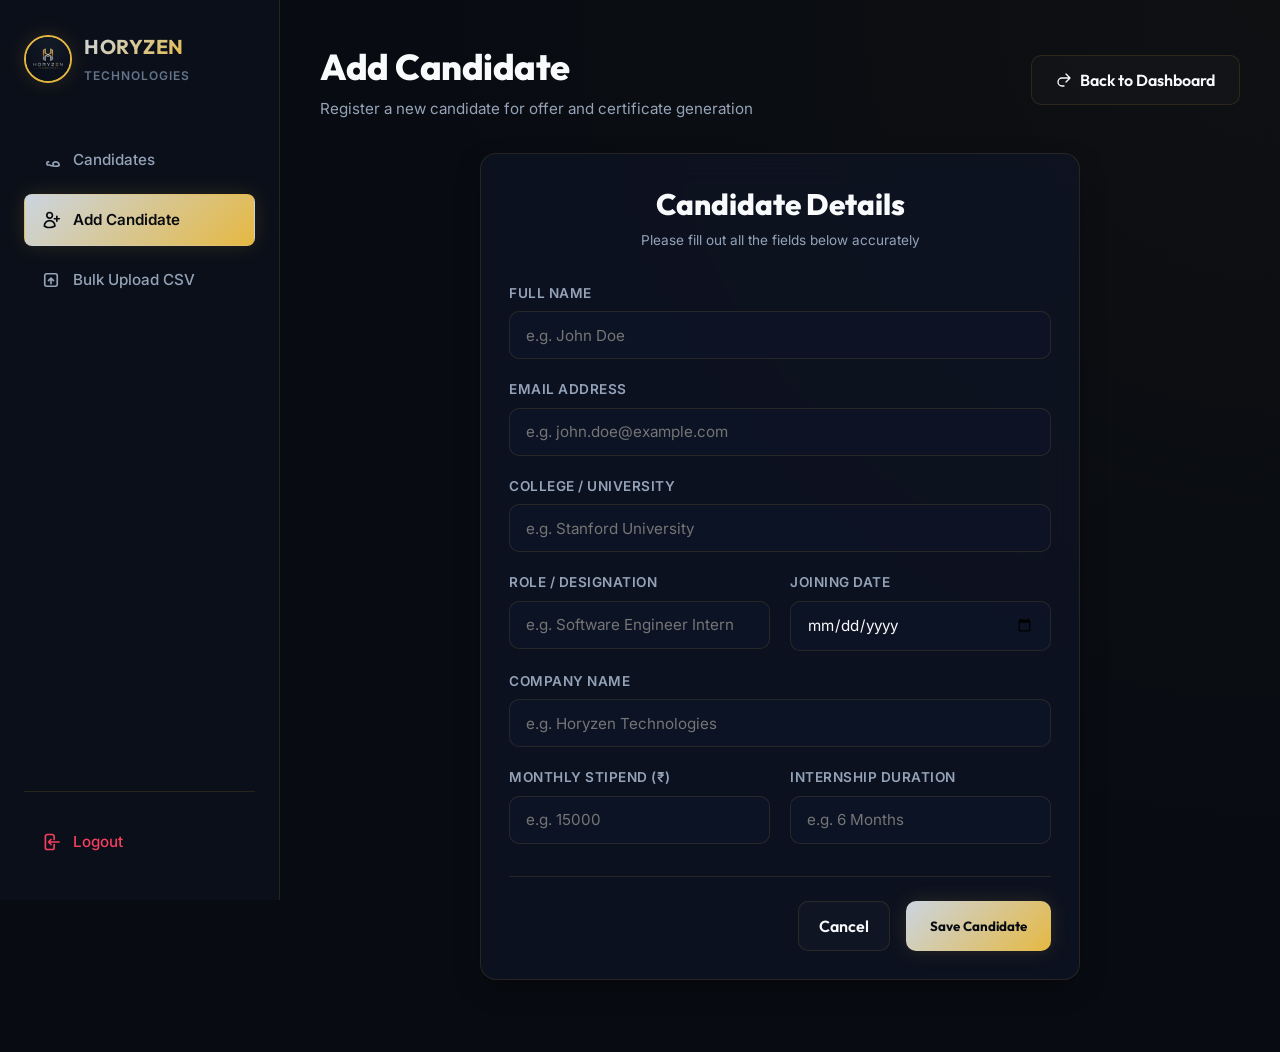
<file: templates/add_candidate.html>
<!DOCTYPE html>
<html lang="en">
<head>
    <meta charset="UTF-8">
    <meta name="viewport" content="width=device-width, initial-scale=1.0">
    <title>Add Candidate | Horyzen Technologies</title>
    <link rel="stylesheet" href="/static/style.css">
</head>
<body>

<div class="app-container">
    <!-- Sidebar Navigation -->
    <aside class="sidebar">
        <div class="sidebar-brand">
            <img src="/static/logo.jpg" alt="Horyzen Technologies" class="sidebar-logo">
            <div>
                <h2 class="sidebar-title">HORYZEN</h2>
                <span style="color: var(--text-muted); font-size: 0.75rem; font-weight: 600; text-transform: uppercase; letter-spacing: 1px;">Technologies</span>
            </div>
        </div>

        <ul class="sidebar-menu">
            <li>
                <a href="/" class="sidebar-link">
                    <svg xmlns="http://www.w3.org/2000/svg" fill="none" viewBox="0 0 24 24" stroke-width="2" stroke="currentColor" style="width: 20px; height: 20px;">
                        <path stroke-linecap="round" stroke-linejoin="round" d="M15 19.128a9.38 9.38 0 002.625.372 9.337 9.337 0 004.121-.952 4.125 4.125 0 00-7.533-2.493M15 19.128v-.003c0-1.113-.285-2.16-.786-3.07M15 19.128v.109A11.386 11.386 0 0110.089 18H8.25c-.621 0-1.125-.504-1.125-1.125v-1.5c0-.621.504-1.125 1.125-1.125h.884" />
                    </svg>
                    <span>Candidates</span>
                </a>
            </li>
            <li>
                <a href="/add" class="sidebar-link active">
                    <svg xmlns="http://www.w3.org/2000/svg" fill="none" viewBox="0 0 24 24" stroke-width="2" stroke="currentColor" style="width: 20px; height: 20px;">
                        <path stroke-linecap="round" stroke-linejoin="round" d="M19 7.5v3m0 0v3m0-3h3m-3 0h-3m-2.25-4.125a3.375 3.375 0 11-6.75 0 3.375 3.375 0 016.75 0zM4 19.235v-.11a6.375 6.375 0 0112.75 0v.109A12.318 12.318 0 019.375 21h-1.5A12.318 12.318 0 014 19.235z" />
                    </svg>
                    <span>Add Candidate</span>
                </a>
            </li>
            <li>
                <a href="/upload-csv" class="sidebar-link">
                    <svg xmlns="http://www.w3.org/2000/svg" fill="none" viewBox="0 0 24 24" stroke-width="2" stroke="currentColor" style="width: 20px; height: 20px;">
                        <path stroke-linecap="round" stroke-linejoin="round" d="M12 16.5V9.75m0 0l3 3m-3-3l-3 3M6.75 19.5h10.5a2.25 2.25 0 002.25-2.25V6.75A2.25 2.25 0 0017.25 4.5H6.75A2.25 2.25 0 004.5 6.75v10.5a2.25 2.25 0 002.25 2.25z" />
                    </svg>
                    <span>Bulk Upload CSV</span>
                </a>
            </li>
        </ul>

        <div class="sidebar-footer">
            <a href="/logout" class="sidebar-link" style="color: var(--accent-danger);">
                <svg xmlns="http://www.w3.org/2000/svg" fill="none" viewBox="0 0 24 24" stroke-width="2" stroke="currentColor" style="width: 20px; height: 20px;">
                    <path stroke-linecap="round" stroke-linejoin="round" d="M15.75 9V5.25A2.25 2.25 0 0013.5 3h-6a2.25 2.25 0 00-2.25 2.25v13.5A2.25 2.25 0 007.5 21h6a2.25 2.25 0 002.25-2.25V15M12 9l-3 3m0 0l3 3m-3-3h12.75" />
                </svg>
                <span>Logout</span>
            </a>
        </div>
    </aside>

    <!-- Main Content Area -->
    <main class="main-content">
        <header class="header-container" style="margin-bottom: 1.5rem;">
            <div class="header-title">
                <h1>Add Candidate</h1>
                <p>Register a new candidate for offer and certificate generation</p>
            </div>
            <a href="/" class="btn-secondary">
                <svg xmlns="http://www.w3.org/2000/svg" fill="none" viewBox="0 0 24 24" stroke-width="2" stroke="currentColor" style="width: 16px; height: 16px; transform: scaleX(-1);">
                    <path stroke-linecap="round" stroke-linejoin="round" d="M9 15L3 9m0 0l6-6M3 9h12a6 6 0 010 12h-3" />
                </svg>
                Back to Dashboard
            </a>
        </header>

        <div class="glass-card form-container">
            <div class="form-header">
                <h2>Candidate Details</h2>
                <p style="color: var(--text-secondary); font-size: 0.85rem; margin-top: 0.25rem;">Please fill out all the fields below accurately</p>
            </div>

            <form method="POST">
                <div class="form-grid">
                    <div class="form-group full-width">
                        <label class="form-label" for="full_name">Full Name</label>
                        <input type="text" id="full_name" name="full_name" class="form-control" placeholder="e.g. John Doe" required>
                    </div>

                    <div class="form-group full-width">
                        <label class="form-label" for="email">Email Address</label>
                        <input type="email" id="email" name="email" class="form-control" placeholder="e.g. john.doe@example.com" required>
                    </div>

                    <div class="form-group full-width">
                        <label class="form-label" for="college">College / University</label>
                        <input type="text" id="college" name="college" class="form-control" placeholder="e.g. Stanford University" required>
                    </div>

                    <div class="form-group">
                        <label class="form-label" for="role_name">Role / Designation</label>
                        <input type="text" id="role_name" name="role_name" class="form-control" placeholder="e.g. Software Engineer Intern" required>
                    </div>

                    <div class="form-group">
                        <label class="form-label" for="joining_date">Joining Date</label>
                        <input type="date" id="joining_date" name="joining_date" class="form-control" required>
                    </div>

                    <div class="form-group full-width">
                        <label class="form-label" for="company_name">Company Name</label>
                        <input type="text" id="company_name" name="company_name" class="form-control" placeholder="e.g. Horyzen Technologies" required>
                    </div>

                    <div class="form-group">
                        <label class="form-label" for="stipend">Monthly Stipend (₹)</label>
                        <input type="text" id="stipend" name="stipend" class="form-control" placeholder="e.g. 15000" required>
                    </div>

                    <div class="form-group">
                        <label class="form-label" for="duration">Internship Duration</label>
                        <input type="text" id="duration" name="duration" class="form-control" placeholder="e.g. 6 Months" required>
                    </div>
                </div>

                <div class="form-actions">
                    <a href="/" class="btn-secondary" style="padding: 0.75rem 1.25rem;">Cancel</a>
                    <button type="submit" class="btn-primary">
                        Save Candidate
                    </button>
                </div>
            </form>
        </div>
    </main>
</div>

</body>
</html>
</file>
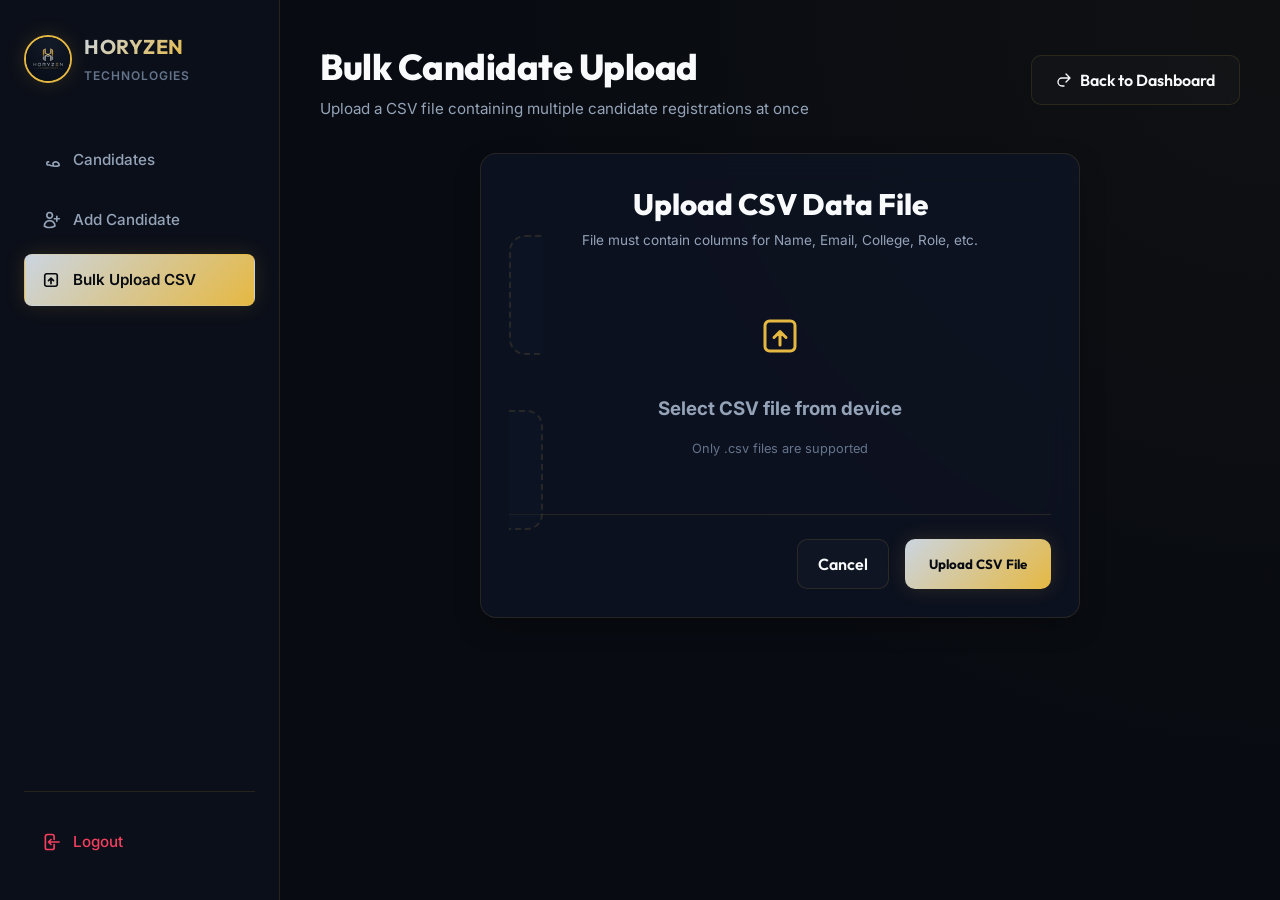
<file: templates/upload_csv.html>
<!DOCTYPE html>
<html lang="en">
<head>
    <meta charset="UTF-8">
    <meta name="viewport" content="width=device-width, initial-scale=1.0">
    <title>Bulk Upload | Horyzen Technologies</title>
    <link rel="stylesheet" href="/static/style.css">
    <style>
        /* Hide default file input button but keep accessible */
        .visually-hidden-input {
            position: absolute;
            width: 1px;
            height: 1px;
            padding: 0;
            margin: -1px;
            overflow: hidden;
            clip: rect(0, 0, 0, 0);
            border: 0;
        }
    </style>
</head>
<body>

<div class="app-container">
    <!-- Sidebar Navigation -->
    <aside class="sidebar">
        <div class="sidebar-brand">
            <img src="/static/logo.jpg" alt="Horyzen Technologies" class="sidebar-logo">
            <div>
                <h2 class="sidebar-title">HORYZEN</h2>
                <span style="color: var(--text-muted); font-size: 0.75rem; font-weight: 600; text-transform: uppercase; letter-spacing: 1px;">Technologies</span>
            </div>
        </div>

        <ul class="sidebar-menu">
            <li>
                <a href="/" class="sidebar-link">
                    <svg xmlns="http://www.w3.org/2000/svg" fill="none" viewBox="0 0 24 24" stroke-width="2" stroke="currentColor" style="width: 20px; height: 20px;">
                        <path stroke-linecap="round" stroke-linejoin="round" d="M15 19.128a9.38 9.38 0 002.625.372 9.337 9.337 0 004.121-.952 4.125 4.125 0 00-7.533-2.493M15 19.128v-.003c0-1.113-.285-2.16-.786-3.07M15 19.128v.109A11.386 11.386 0 0110.089 18H8.25c-.621 0-1.125-.504-1.125-1.125v-1.5c0-.621.504-1.125 1.125-1.125h.884" />
                    </svg>
                    <span>Candidates</span>
                </a>
            </li>
            <li>
                <a href="/add" class="sidebar-link">
                    <svg xmlns="http://www.w3.org/2000/svg" fill="none" viewBox="0 0 24 24" stroke-width="2" stroke="currentColor" style="width: 20px; height: 20px;">
                        <path stroke-linecap="round" stroke-linejoin="round" d="M19 7.5v3m0 0v3m0-3h3m-3 0h-3m-2.25-4.125a3.375 3.375 0 11-6.75 0 3.375 3.375 0 016.75 0zM4 19.235v-.11a6.375 6.375 0 0112.75 0v.109A12.318 12.318 0 019.375 21h-1.5A12.318 12.318 0 014 19.235z" />
                    </svg>
                    <span>Add Candidate</span>
                </a>
            </li>
            <li>
                <a href="/upload-csv" class="sidebar-link active">
                    <svg xmlns="http://www.w3.org/2000/svg" fill="none" viewBox="0 0 24 24" stroke-width="2" stroke="currentColor" style="width: 20px; height: 20px;">
                        <path stroke-linecap="round" stroke-linejoin="round" d="M12 16.5V9.75m0 0l3 3m-3-3l-3 3M6.75 19.5h10.5a2.25 2.25 0 002.25-2.25V6.75A2.25 2.25 0 0017.25 4.5H6.75A2.25 2.25 0 004.5 6.75v10.5a2.25 2.25 0 002.25 2.25z" />
                    </svg>
                    <span>Bulk Upload CSV</span>
                </a>
            </li>
        </ul>

        <div class="sidebar-footer">
            <a href="/logout" class="sidebar-link" style="color: var(--accent-danger);">
                <svg xmlns="http://www.w3.org/2000/svg" fill="none" viewBox="0 0 24 24" stroke-width="2" stroke="currentColor" style="width: 20px; height: 20px;">
                    <path stroke-linecap="round" stroke-linejoin="round" d="M15.75 9V5.25A2.25 2.25 0 0013.5 3h-6a2.25 2.25 0 00-2.25 2.25v13.5A2.25 2.25 0 007.5 21h6a2.25 2.25 0 002.25-2.25V15M12 9l-3 3m0 0l3 3m-3-3h12.75" />
                </svg>
                <span>Logout</span>
            </a>
        </div>
    </aside>

    <!-- Main Content Area -->
    <main class="main-content">
        <header class="header-container" style="margin-bottom: 1.5rem;">
            <div class="header-title">
                <h1>Bulk Candidate Upload</h1>
                <p>Upload a CSV file containing multiple candidate registrations at once</p>
            </div>
            <a href="/" class="btn-secondary">
                <svg xmlns="http://www.w3.org/2000/svg" fill="none" viewBox="0 0 24 24" stroke-width="2" stroke="currentColor" style="width: 16px; height: 16px; transform: scaleX(-1);">
                    <path stroke-linecap="round" stroke-linejoin="round" d="M9 15L3 9m0 0l6-6M3 9h12a6 6 0 010 12h-3" />
                </svg>
                Back to Dashboard
            </a>
        </header>

        <div class="glass-card form-container">
            <div class="form-header">
                <h2>Upload CSV Data File</h2>
                <p style="color: var(--text-secondary); font-size: 0.85rem; margin-top: 0.25rem;">File must contain columns for Name, Email, College, Role, etc.</p>
            </div>

            <form method="POST" enctype="multipart/form-data">
                <label for="csv_file" class="file-upload-wrapper">
                    <input type="file"
                           id="csv_file"
                           name="csv_file"
                           accept=".csv"
                           class="visually-hidden-input"
                           required>
                    
                    <div class="file-upload-icon">
                        <svg xmlns="http://www.w3.org/2000/svg" fill="none" viewBox="0 0 24 24" stroke-width="1.5" stroke="currentColor" style="width: 48px; height: 48px; margin: 0 auto;">
                            <path stroke-linecap="round" stroke-linejoin="round" d="M12 16.5V9.75m0 0l3 3m-3-3l-3 3M6.75 19.5h10.5a2.25 2.25 0 002.25-2.25V6.75A2.25 2.25 0 0017.25 4.5H6.75A2.25 2.25 0 004.5 6.75v10.5a2.25 2.25 0 002.25 2.25z" />
                        </svg>
                    </div>
                    <h3 class="file-upload-text" id="file-label-text">Select CSV file from device</h3>
                    <p class="file-upload-hint">Only .csv files are supported</p>
                </label>

                <div class="form-actions">
                    <a href="/" class="btn-secondary" style="padding: 0.75rem 1.25rem;">Cancel</a>
                    <button type="submit" class="btn-primary">
                        Upload CSV File
                    </button>
                </div>
            </form>
        </div>
    </main>
</div>

<script>
    // Show selected file name inside wrapper text
    document.getElementById('csv_file').addEventListener('change', function(e) {
        const fileName = e.target.files[0] ? e.target.files[0].name : 'Select CSV file from device';
        document.getElementById('file-label-text').innerText = fileName;
        document.getElementById('file-label-text').style.color = 'var(--accent-gold)';
    });
</script>
</body>
</html>
</file>
<file: static/style.css>
@import url('https://fonts.googleapis.com/css2?family=Inter:wght@300;400;500;600;700&family=Outfit:wght@300;400;500;600;700;800&display=swap');

:root {
    --bg-primary: #080b11;
    --bg-secondary: #0e1320;
    --bg-sidebar: #0b0f19;
    --bg-glass: rgba(255, 255, 255, 0.02);
    --bg-glass-card: rgba(15, 23, 42, 0.6);
    --bg-glass-hover: rgba(255, 255, 255, 0.06);
    --border-color: rgba(229, 184, 66, 0.12);
    --border-color-hover: rgba(229, 184, 66, 0.3);
    --text-primary: #f8fafc;
    --text-secondary: #94a3b8;
    --text-muted: #64748b;
    --accent-gold: #e5b842;
    --accent-gold-hover: #f1c95b;
    --accent-silver: #cbd5e1;
    --accent-success: #10b981;
    --accent-danger: #f43f5e;
    --accent-info: #0ea5e9;
    --accent-purple: #8b5cf6;
    --font-heading: 'Outfit', sans-serif;
    --font-body: 'Inter', sans-serif;
    --transition-speed: 0.3s;
    --shadow-gold: 0 0 20px rgba(229, 184, 66, 0.15);
}

* {
    margin: 0;
    padding: 0;
    box-sizing: border-box;
}

body {
    background-color: var(--bg-primary);
    color: var(--text-primary);
    font-family: var(--font-body);
    min-height: 100vh;
    overflow-x: hidden;
    line-height: 1.5;
}

/* Scrollbar Styling */
::-webkit-scrollbar {
    width: 8px;
    height: 8px;
}
::-webkit-scrollbar-track {
    background: var(--bg-primary);
}
::-webkit-scrollbar-thumb {
    background: var(--bg-secondary);
    border: 1px solid var(--border-color);
    border-radius: 4px;
}
::-webkit-scrollbar-thumb:hover {
    background: var(--accent-gold);
}

/* Sidebar Layout */
.app-container {
    display: flex;
    min-height: 100vh;
}

.sidebar {
    width: 280px;
    background-color: var(--bg-sidebar);
    border-right: 1px solid var(--border-color);
    padding: 2rem 1.5rem;
    display: flex;
    flex-direction: column;
    position: fixed;
    height: 100vh;
    z-index: 100;
}

.sidebar-brand {
    display: flex;
    align-items: center;
    gap: 0.75rem;
    margin-bottom: 3rem;
}

.sidebar-logo {
    width: 48px;
    height: 48px;
    border-radius: 50%;
    object-fit: cover;
    border: 2px solid var(--accent-gold);
    box-shadow: var(--shadow-gold);
}

.sidebar-title {
    font-family: var(--font-heading);
    font-size: 1.25rem;
    font-weight: 700;
    background: linear-gradient(135deg, var(--accent-silver) 0%, var(--accent-gold) 100%);
    -webkit-background-clip: text;
    -webkit-text-fill-color: transparent;
    letter-spacing: 0.5px;
}

.sidebar-menu {
    list-style: none;
    display: flex;
    flex-direction: column;
    gap: 0.5rem;
}

.sidebar-link {
    display: flex;
    align-items: center;
    gap: 0.75rem;
    color: var(--text-secondary);
    text-decoration: none;
    padding: 0.85rem 1rem;
    border-radius: 8px;
    font-size: 0.95rem;
    font-weight: 500;
    transition: all var(--transition-speed) ease;
    border: 1px solid transparent;
}

.sidebar-link:hover {
    color: var(--text-primary);
    background-color: var(--bg-glass-hover);
    border-color: rgba(229, 184, 66, 0.1);
}

.sidebar-link.active {
    color: var(--bg-primary);
    background: linear-gradient(135deg, var(--accent-silver) 0%, var(--accent-gold) 100%);
    font-weight: 600;
    box-shadow: var(--shadow-gold);
}

.sidebar-footer {
    margin-top: auto;
    border-top: 1px solid var(--border-color);
    padding-top: 1.5rem;
}

/* Main Content Area */
.main-content {
    margin-left: 280px;
    flex: 1;
    padding: 2.5rem;
    min-height: 100vh;
    background: radial-gradient(circle at top right, rgba(229, 184, 66, 0.03), transparent 60%);
}

.header-container {
    display: flex;
    justify-content: space-between;
    align-items: center;
    margin-bottom: 2.5rem;
}

.header-title h1 {
    font-family: var(--font-heading);
    font-size: 2.25rem;
    font-weight: 800;
    color: var(--text-primary);
    letter-spacing: -0.5px;
}

.header-title p {
    color: var(--text-secondary);
    font-size: 0.95rem;
    margin-top: 0.25rem;
}

/* Glassmorphism Card Components */
.glass-card {
    background-color: var(--bg-glass-card);
    backdrop-filter: blur(16px);
    border: 1px solid var(--border-color);
    border-radius: 16px;
    padding: 1.75rem;
    box-shadow: 0 10px 30px -10px rgba(0, 0, 0, 0.5);
    transition: border-color var(--transition-speed) ease;
}

.glass-card:hover {
    border-color: var(--border-color-hover);
}

/* Dashboard Statistics Grid */
.stats-grid {
    display: grid;
    grid-template-columns: repeat(auto-fit, minmax(240px, 1fr));
    gap: 1.5rem;
    margin-bottom: 2.5rem;
}

.stat-card {
    display: flex;
    align-items: center;
    gap: 1.25rem;
    position: relative;
    overflow: hidden;
}

.stat-card::before {
    content: '';
    position: absolute;
    top: 0;
    left: 0;
    width: 4px;
    height: 100%;
    background: linear-gradient(to bottom, var(--accent-silver), var(--accent-gold));
}

.stat-icon {
    width: 50px;
    height: 50px;
    border-radius: 12px;
    background: rgba(229, 184, 66, 0.08);
    border: 1px solid rgba(229, 184, 66, 0.2);
    display: flex;
    align-items: center;
    justify-content: center;
    font-size: 1.5rem;
    color: var(--accent-gold);
}

.stat-info {
    display: flex;
    flex-direction: column;
}

.stat-value {
    font-family: var(--font-heading);
    font-size: 1.85rem;
    font-weight: 800;
    color: var(--text-primary);
    line-height: 1.2;
}

.stat-label {
    font-size: 0.85rem;
    color: var(--text-secondary);
    font-weight: 500;
    text-transform: uppercase;
    letter-spacing: 0.5px;
}

/* Control & Search Panel */
.controls-panel {
    display: flex;
    justify-content: space-between;
    align-items: center;
    gap: 1.5rem;
    margin-bottom: 1.5rem;
    flex-wrap: wrap;
}

.search-wrapper {
    position: relative;
    flex: 1;
    max-width: 400px;
}

.search-input {
    width: 100%;
    padding: 0.75rem 1rem 0.75rem 2.5rem;
    background: rgba(15, 23, 42, 0.6);
    border: 1px solid var(--border-color);
    border-radius: 10px;
    color: var(--text-primary);
    font-family: var(--font-body);
    font-size: 0.95rem;
    transition: all var(--transition-speed) ease;
}

.search-input:focus {
    outline: none;
    border-color: var(--accent-gold);
    box-shadow: 0 0 10px rgba(229, 184, 66, 0.1);
}

.search-icon {
    position: absolute;
    left: 0.85rem;
    top: 50%;
    transform: translateY(-50%);
    color: var(--text-muted);
    font-size: 1rem;
    pointer-events: none;
}

/* Tables Redesign */
.table-responsive {
    overflow-x: auto;
    border-radius: 12px;
}

.custom-table {
    width: 100%;
    border-collapse: collapse;
    text-align: left;
    font-size: 0.95rem;
}

.custom-table th {
    background-color: rgba(15, 23, 42, 0.8);
    padding: 1.15rem 1.25rem;
    font-family: var(--font-heading);
    font-size: 0.9rem;
    font-weight: 700;
    color: var(--accent-gold);
    border-bottom: 2px solid var(--border-color);
    text-transform: uppercase;
    letter-spacing: 0.5px;
}

.custom-table td {
    padding: 1.15rem 1.25rem;
    border-bottom: 1px solid rgba(255, 255, 255, 0.04);
    color: var(--text-secondary);
    vertical-align: middle;
    transition: background-color var(--transition-speed) ease;
}

.custom-table tbody tr {
    transition: background-color var(--transition-speed) ease;
}

.custom-table tbody tr:hover {
    background-color: rgba(255, 255, 255, 0.015);
}

.custom-table tbody tr:hover td {
    color: var(--text-primary);
}

.candidate-name {
    font-weight: 600;
    color: var(--text-primary);
}

/* Badges styling */
.badge {
    display: inline-flex;
    align-items: center;
    padding: 0.35rem 0.75rem;
    border-radius: 50px;
    font-size: 0.75rem;
    font-weight: 600;
    text-transform: uppercase;
    letter-spacing: 0.5px;
}

.badge-success {
    background-color: rgba(16, 185, 129, 0.1);
    color: var(--accent-success);
    border: 1px solid rgba(16, 185, 129, 0.2);
}

.badge-danger {
    background-color: rgba(244, 63, 94, 0.1);
    color: var(--accent-danger);
    border: 1px solid rgba(244, 63, 94, 0.2);
}

.badge-info {
    background-color: rgba(14, 165, 233, 0.1);
    color: var(--accent-info);
    border: 1px solid rgba(14, 165, 233, 0.2);
}

.badge-warning {
    background-color: rgba(245, 158, 11, 0.1);
    color: var(--accent-warning);
    border: 1px solid rgba(245, 158, 11, 0.2);
}

.badge-muted {
    background-color: rgba(255, 255, 255, 0.05);
    color: var(--text-muted);
    border: 1px solid rgba(255, 255, 255, 0.08);
}

/* Buttons and Action Triggers */
.btn-primary {
    display: inline-flex;
    align-items: center;
    gap: 0.5rem;
    background: linear-gradient(135deg, var(--accent-silver) 0%, var(--accent-gold) 100%);
    color: var(--bg-primary);
    font-family: var(--font-heading);
    font-weight: 700;
    text-decoration: none;
    padding: 0.75rem 1.5rem;
    border-radius: 10px;
    border: none;
    cursor: pointer;
    transition: all var(--transition-speed) ease;
    box-shadow: var(--shadow-gold);
}

.btn-primary:hover {
    transform: translateY(-2px);
    box-shadow: 0 0 25px rgba(229, 184, 66, 0.3);
}

.btn-secondary {
    display: inline-flex;
    align-items: center;
    gap: 0.5rem;
    background: var(--bg-glass);
    color: var(--text-primary);
    border: 1px solid var(--border-color);
    font-family: var(--font-heading);
    font-weight: 600;
    text-decoration: none;
    padding: 0.75rem 1.5rem;
    border-radius: 10px;
    cursor: pointer;
    transition: all var(--transition-speed) ease;
}

.btn-secondary:hover {
    background: var(--bg-glass-hover);
    border-color: var(--accent-gold);
    color: var(--accent-gold);
}

.action-btn-group {
    display: flex;
    flex-wrap: wrap;
    gap: 0.5rem;
}

.action-btn {
    display: inline-flex;
    align-items: center;
    justify-content: center;
    width: 36px;
    height: 36px;
    border-radius: 8px;
    text-decoration: none;
    transition: all var(--transition-speed) ease;
    border: 1px solid transparent;
    cursor: pointer;
}

.action-btn-offer {
    background-color: rgba(16, 185, 129, 0.08);
    border-color: rgba(16, 185, 129, 0.15);
    color: var(--accent-success);
}
.action-btn-offer:hover {
    background-color: var(--accent-success);
    color: var(--bg-primary);
    box-shadow: 0 0 15px rgba(16, 185, 129, 0.3);
}

.action-btn-cert {
    background-color: rgba(139, 92, 246, 0.08);
    border-color: rgba(139, 92, 246, 0.15);
    color: var(--accent-purple);
}
.action-btn-cert:hover {
    background-color: var(--accent-purple);
    color: var(--bg-primary);
    box-shadow: 0 0 15px rgba(139, 92, 246, 0.3);
}

.action-btn-email {
    background-color: rgba(14, 165, 233, 0.08);
    border-color: rgba(14, 165, 233, 0.15);
    color: var(--accent-info);
}
.action-btn-email:hover {
    background-color: var(--accent-info);
    color: var(--bg-primary);
    box-shadow: 0 0 15px rgba(14, 165, 233, 0.3);
}

.action-btn-edit {
    background-color: rgba(245, 158, 11, 0.08);
    border-color: rgba(245, 158, 11, 0.15);
    color: var(--accent-warning);
}
.action-btn-edit:hover {
    background-color: var(--accent-warning);
    color: var(--bg-primary);
    box-shadow: 0 0 15px rgba(245, 158, 11, 0.3);
}

.action-btn-delete {
    background-color: rgba(244, 63, 94, 0.08);
    border-color: rgba(244, 63, 94, 0.15);
    color: var(--accent-danger);
}
.action-btn-delete:hover {
    background-color: var(--accent-danger);
    color: var(--bg-primary);
    box-shadow: 0 0 15px rgba(244, 63, 94, 0.3);
}

/* Form layouts Redesign */
.form-container {
    max-width: 600px;
    margin: 2rem auto;
}

.form-header {
    margin-bottom: 2rem;
    text-align: center;
}

.form-header h2 {
    font-family: var(--font-heading);
    font-size: 1.85rem;
    font-weight: 800;
    color: var(--text-primary);
}

.form-grid {
    display: grid;
    grid-template-columns: 1fr 1fr;
    gap: 1.25rem;
    margin-bottom: 1.5rem;
}

.form-group.full-width {
    grid-column: span 2;
}

.form-label {
    display: block;
    margin-bottom: 0.5rem;
    font-size: 0.85rem;
    font-weight: 600;
    color: var(--text-secondary);
    text-transform: uppercase;
    letter-spacing: 0.5px;
}

.form-control {
    width: 100%;
    padding: 0.85rem 1rem;
    background: rgba(15, 23, 42, 0.5);
    border: 1px solid var(--border-color);
    border-radius: 10px;
    color: var(--text-primary);
    font-family: var(--font-body);
    font-size: 0.95rem;
    transition: all var(--transition-speed) ease;
}

.form-control:focus {
    outline: none;
    border-color: var(--accent-gold);
    box-shadow: 0 0 10px rgba(229, 184, 66, 0.1);
    background: rgba(15, 23, 42, 0.8);
}

.form-actions {
    display: flex;
    justify-content: flex-end;
    gap: 1rem;
    margin-top: 2rem;
    border-top: 1px solid var(--border-color);
    padding-top: 1.5rem;
}

/* Drag and Drop CSV Uploader */
.file-upload-wrapper {
    border: 2px dashed var(--border-color);
    border-radius: 16px;
    padding: 3rem 2rem;
    text-align: center;
    background: rgba(15, 23, 42, 0.4);
    cursor: pointer;
    transition: all var(--transition-speed) ease;
}

.file-upload-wrapper:hover {
    border-color: var(--accent-gold);
    background: rgba(15, 23, 42, 0.6);
}

.file-upload-icon {
    font-size: 3rem;
    color: var(--accent-gold);
    margin-bottom: 1rem;
}

.file-upload-text {
    color: var(--text-secondary);
    margin-bottom: 1rem;
}

.file-upload-hint {
    font-size: 0.8rem;
    color: var(--text-muted);
}

/* Immersive Login Design */
.login-body {
    display: flex;
    justify-content: center;
    align-items: center;
    min-height: 100vh;
    background: radial-gradient(circle at center, var(--bg-secondary) 0%, var(--bg-primary) 100%);
    padding: 1.5rem;
}

.login-card {
    width: 100%;
    max-width: 420px;
    padding: 2.5rem;
}

.login-logo-container {
    text-align: center;
    margin-bottom: 2rem;
}

.login-logo {
    width: 80px;
    height: 80px;
    border-radius: 50%;
    object-fit: cover;
    border: 3px solid var(--accent-gold);
    box-shadow: var(--shadow-gold);
    margin-bottom: 1rem;
}

.login-brand-title {
    font-family: var(--font-heading);
    font-size: 1.5rem;
    font-weight: 800;
    background: linear-gradient(135deg, var(--accent-silver) 0%, var(--accent-gold) 100%);
    -webkit-background-clip: text;
    -webkit-text-fill-color: transparent;
    letter-spacing: 0.5px;
    margin-bottom: 0.25rem;
}

.login-brand-subtitle {
    color: var(--text-secondary);
    font-size: 0.85rem;
    font-weight: 500;
    text-transform: uppercase;
    letter-spacing: 1px;
}

.login-error {
    background: rgba(244, 63, 94, 0.15);
    border: 1px solid rgba(244, 63, 94, 0.3);
    color: var(--accent-danger);
    padding: 0.75rem 1rem;
    border-radius: 8px;
    font-size: 0.85rem;
    margin-bottom: 1.5rem;
    text-align: center;
}

/* Responsive UI styles */
@media (max-width: 992px) {
    .sidebar {
        width: 80px;
        padding: 1.5rem 0.5rem;
    }
    
    .sidebar-title, .sidebar-footer {
        display: none;
    }
    
    .sidebar-logo {
        margin-bottom: 0;
        width: 40px;
        height: 40px;
    }
    
    .sidebar-brand {
        margin-bottom: 2rem;
        justify-content: center;
    }
    
    .sidebar-link span {
        display: none;
    }
    
    .sidebar-link {
        justify-content: center;
        padding: 0.85rem;
    }
    
    .main-content {
        margin-left: 80px;
        padding: 1.5rem;
    }
}

@media (max-width: 768px) {
    .header-container {
        flex-direction: column;
        align-items: flex-start;
        gap: 1rem;
    }
    
    .form-grid {
        grid-template-columns: 1fr;
    }
    
    .form-group.full-width {
        grid-column: span 1;
    }
}
</file>
